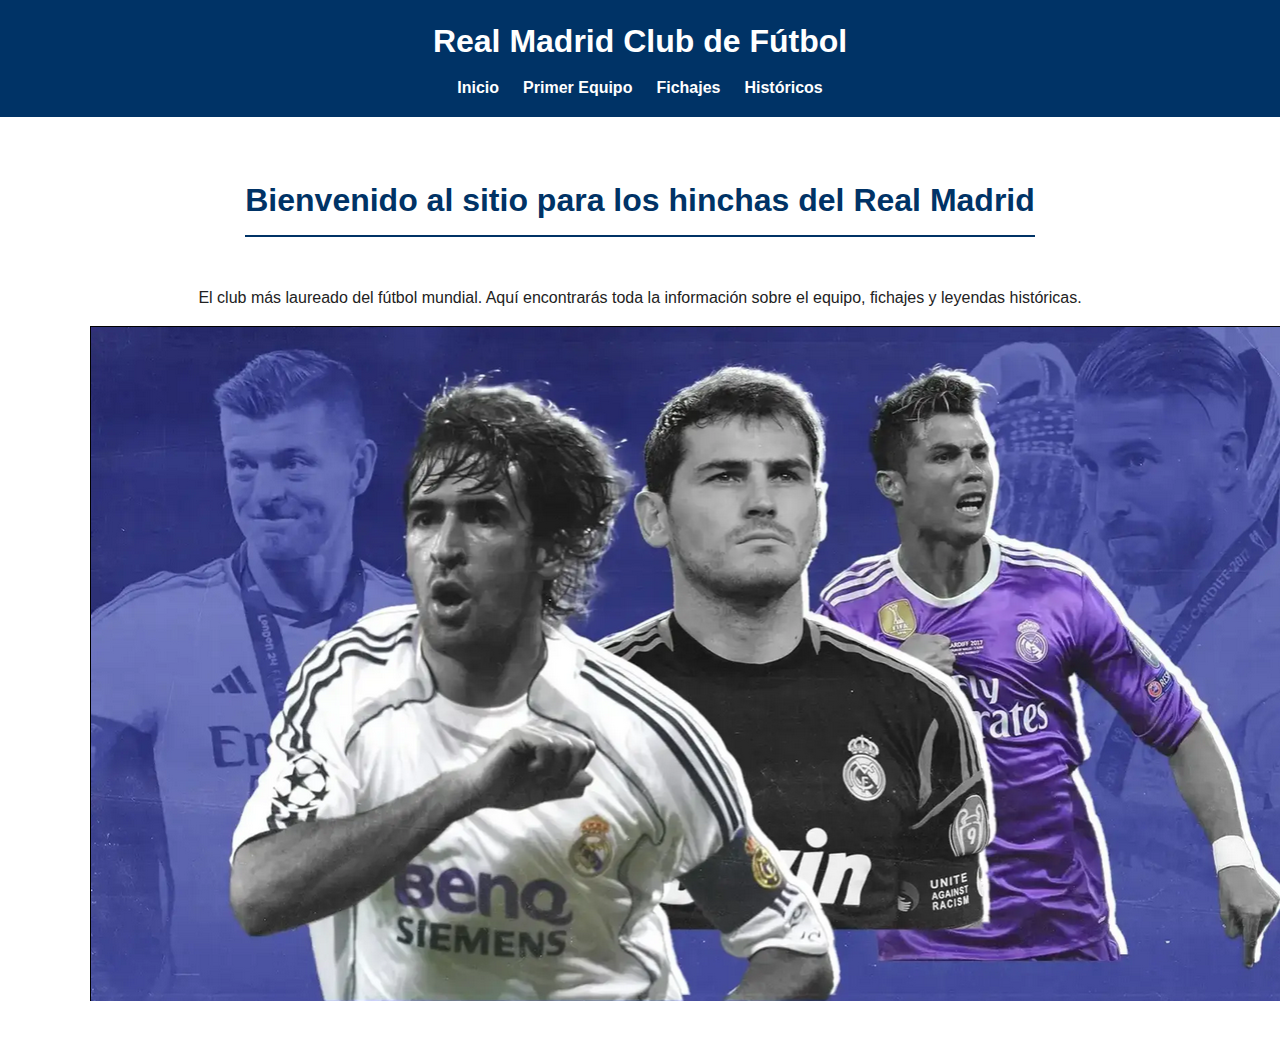
<file: index.html>
<!DOCTYPE html>
<html lang="es">
<head>
    <meta charset="UTF-8" />
    <meta name="viewport" content="width=device-width, initial-scale=1" />
    <title>Real Madrid CF</title>
    <link rel="stylesheet" href="styles.css" />
</head>
<body>
    <header> 
        <h1>Real Madrid Club de Fútbol</h1>
        <nav>
            <ul>
                <li><a href="index.html">Inicio</a></li>
                <li><a href="primer-equipo.html">Primer Equipo</a></li>
                <li><a href="fichajes.html">Fichajes</a></li>
                <li><a href="historicos.html">Históricos</a></li>
            </ul>
        </nav>
    </header>

    <main>
        <section class="intro">
            <h2>Bienvenido al sitio para los hinchas del Real Madrid</h2>
            <p>El club más laureado del fútbol mundial. Aquí encontrarás toda la información sobre el equipo, fichajes y leyendas históricas.</p>
            <img src="images/Captura de pantalla de 2025-05-21 10-20-33.png" alt="Escudo Real Madrid" class="escudo" />
        </section>
    </main>

</body>
</html>
</file>
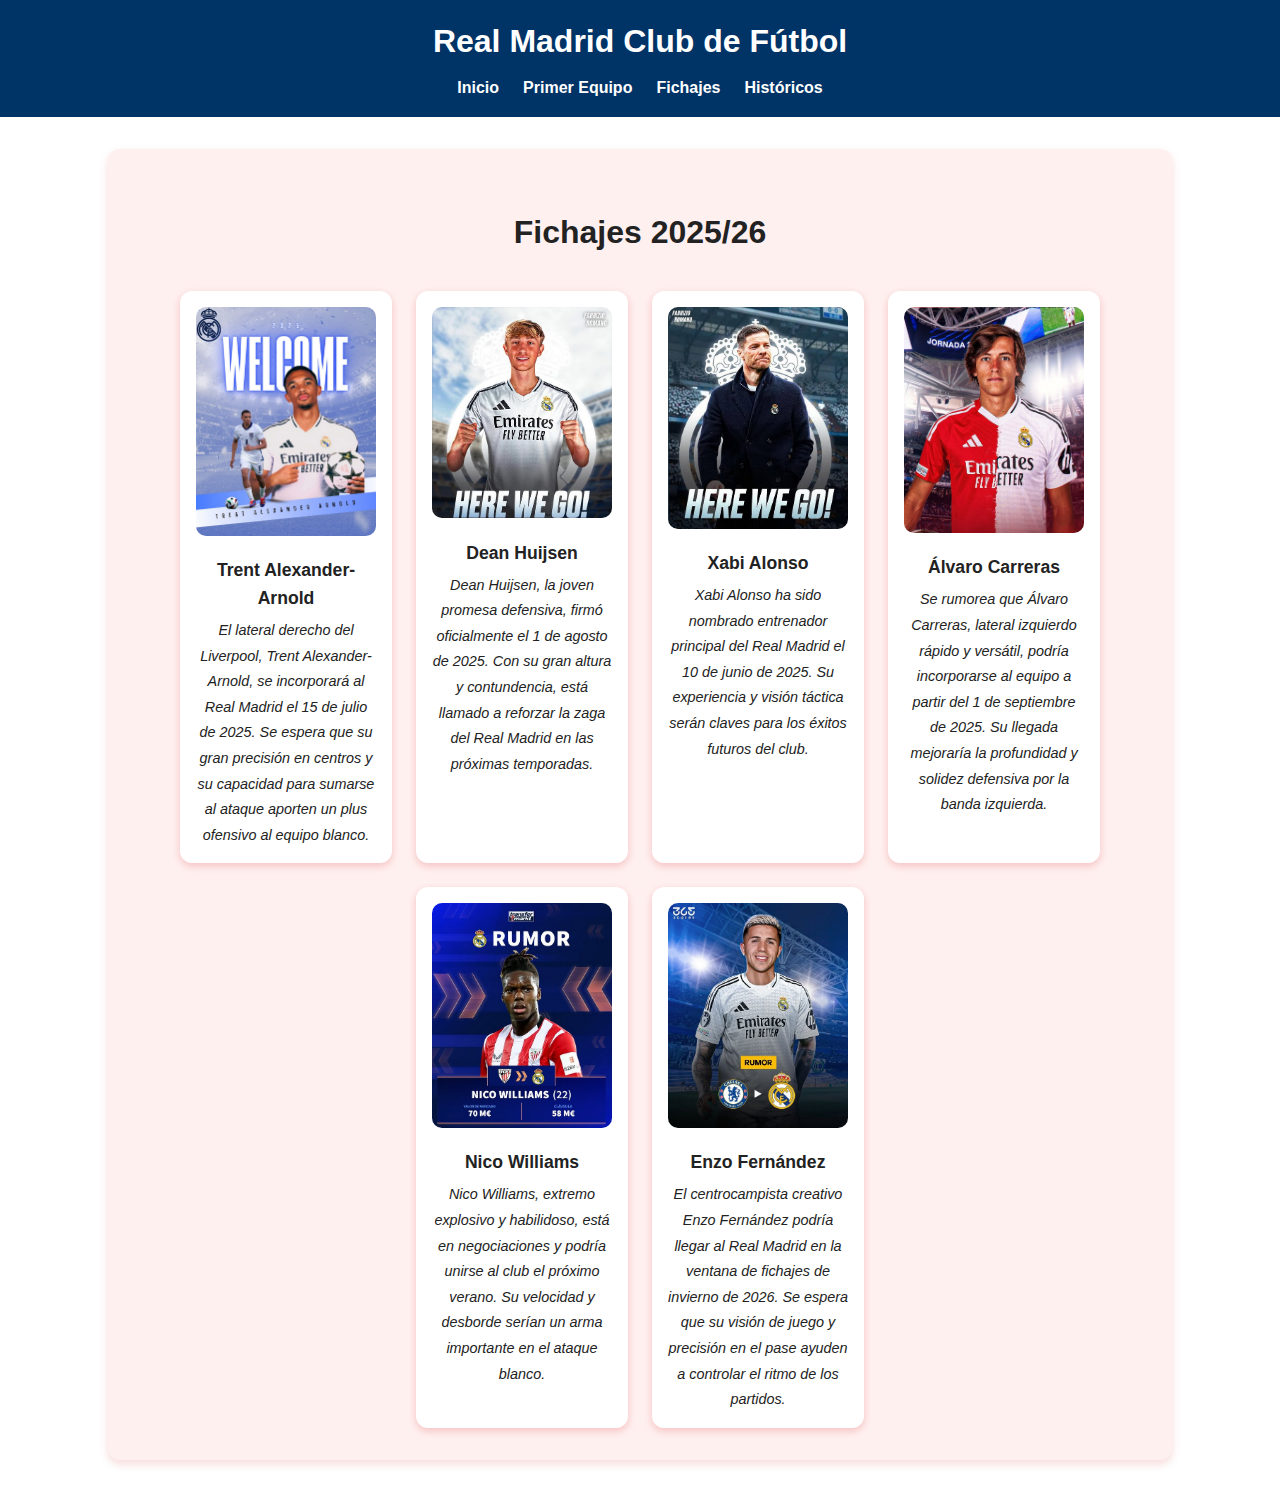
<file: fichajes.html>
<!DOCTYPE html>
<html lang="es">
<head>
    <meta charset="UTF-8" />
    <meta name="viewport" content="width=device-width, initial-scale=1" />
    <title>Fichajes - Real Madrid CF</title>
    <link rel="stylesheet" href="styles.css" />
</head>
<body>
    <header>
        <h1>Real Madrid Club de Fútbol</h1>
        <nav>
            <ul>
                <li><a href="index.html">Inicio</a></li>
                <li><a href="primer-equipo.html">Primer Equipo</a></li>
                <li><a href="fichajes.html">Fichajes</a></li>
                <li><a href="historicos.html">Históricos</a></li>
            </ul>
        </nav>
    </header>

    <section class="fichajes">
        <h2>Fichajes 2025/26</h2>
        <div class="fichajes-lista">
          <div class="fichaje">
            <img src="images/trenta.png">
            <p>Trent Alexander-Arnold</p>
            <span>El lateral derecho del Liverpool, Trent Alexander-Arnold, se incorporará al Real Madrid el 15 de julio de 2025. Se espera que su gran precisión en centros y su capacidad para sumarse al ataque aporten un plus ofensivo al equipo blanco.

            </span>
          </div>
          <div class="fichaje">
            <img src="images/deanhuijsen.png" alt="Dean Huijsen">
            <p>Dean Huijsen</p>
            <span>Dean Huijsen, la joven promesa defensiva, firmó oficialmente el 1 de agosto de 2025. Con su gran altura y contundencia, está llamado a reforzar la zaga del Real Madrid en las próximas temporadas.</span>
          </div>
          <div class="fichaje">
            <img src="images/xabialonso.png" alt="Xabi Alonso">
            <p>Xabi Alonso</p>
            <span>Xabi Alonso ha sido nombrado entrenador principal del Real Madrid el 10 de junio de 2025. Su experiencia y visión táctica serán claves para los éxitos futuros del club.
            </span>
          </div>
          <div class="fichaje">
            <img src="images/alvarocarreras.png"Álvaro Carreras">
            <p>Álvaro Carreras</p>
            <span>Se rumorea que Álvaro Carreras, lateral izquierdo rápido y versátil, podría incorporarse al equipo a partir del 1 de septiembre de 2025. Su llegada mejoraría la profundidad y solidez defensiva por la banda izquierda.</span>
          </div>
          <div class="fichaje">
            <img src="images/niko.png" alt="Nico Williams">
            <p>Nico Williams</p>
            <span>Nico Williams, extremo explosivo y habilidoso, está en negociaciones y podría unirse al club el próximo verano. Su velocidad y desborde serían un arma importante en el ataque blanco.</span>
          </div>
          <div class="fichaje">
            <img src="images/enzo.png" alt="Enzo Fernández">
            <p>Enzo Fernández</p>
            <span>El centrocampista creativo Enzo Fernández podría llegar al Real Madrid en la ventana de fichajes de invierno de 2026. Se espera que su visión de juego y precisión en el pase ayuden a controlar el ritmo de los partidos.</span>
          </div>
        </div>
      </section>
</file>
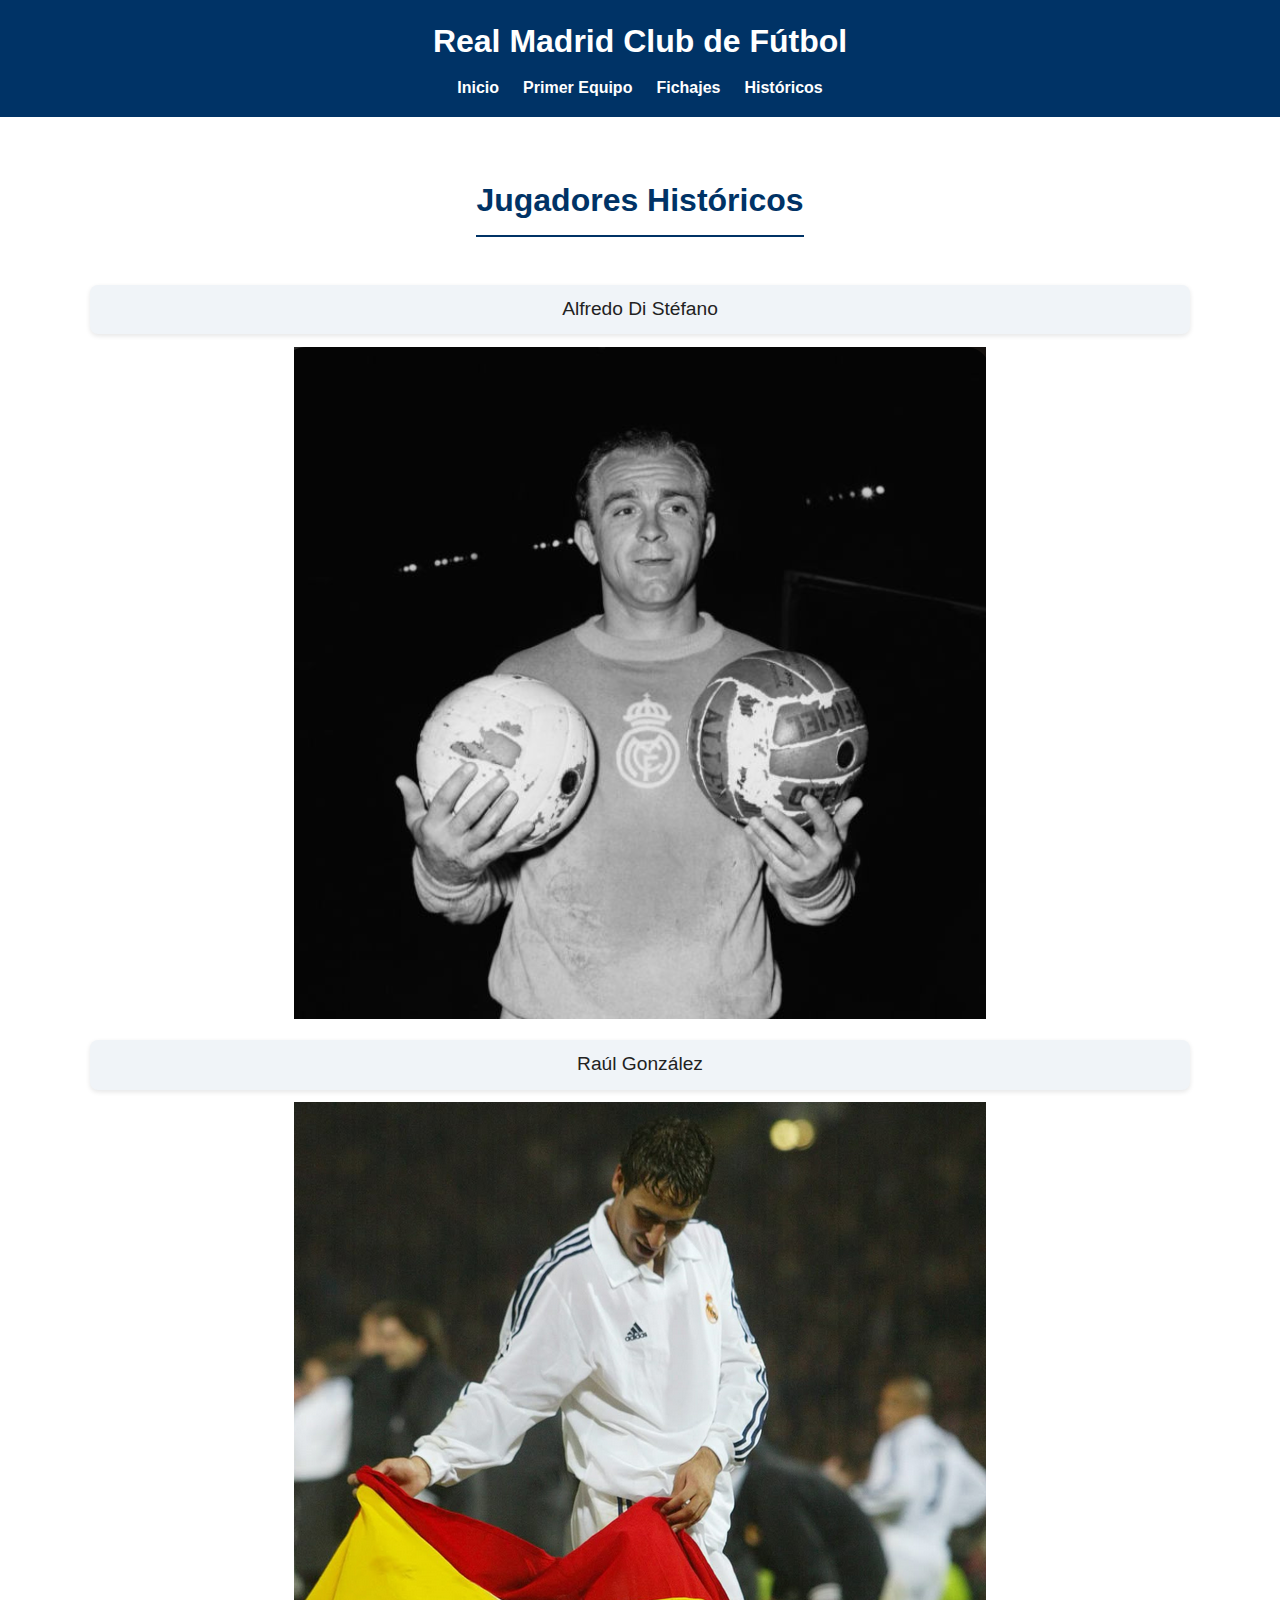
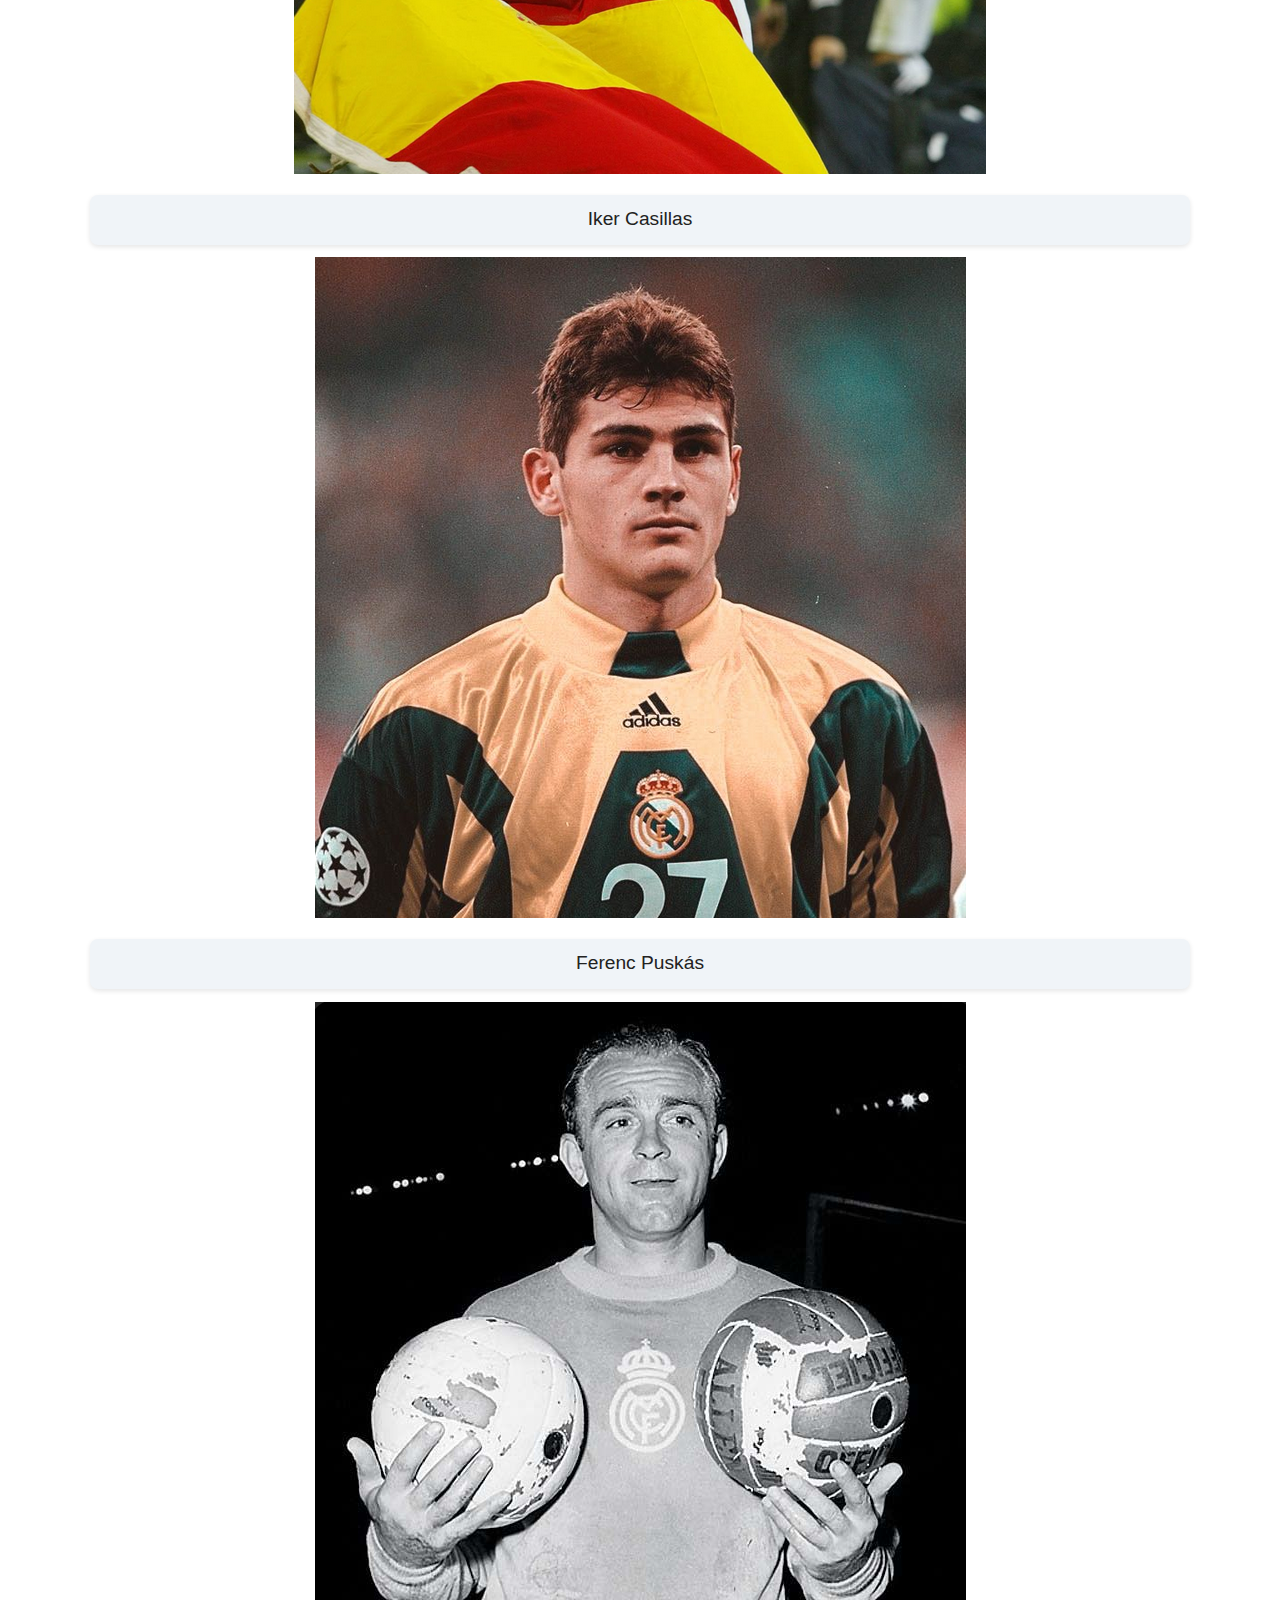
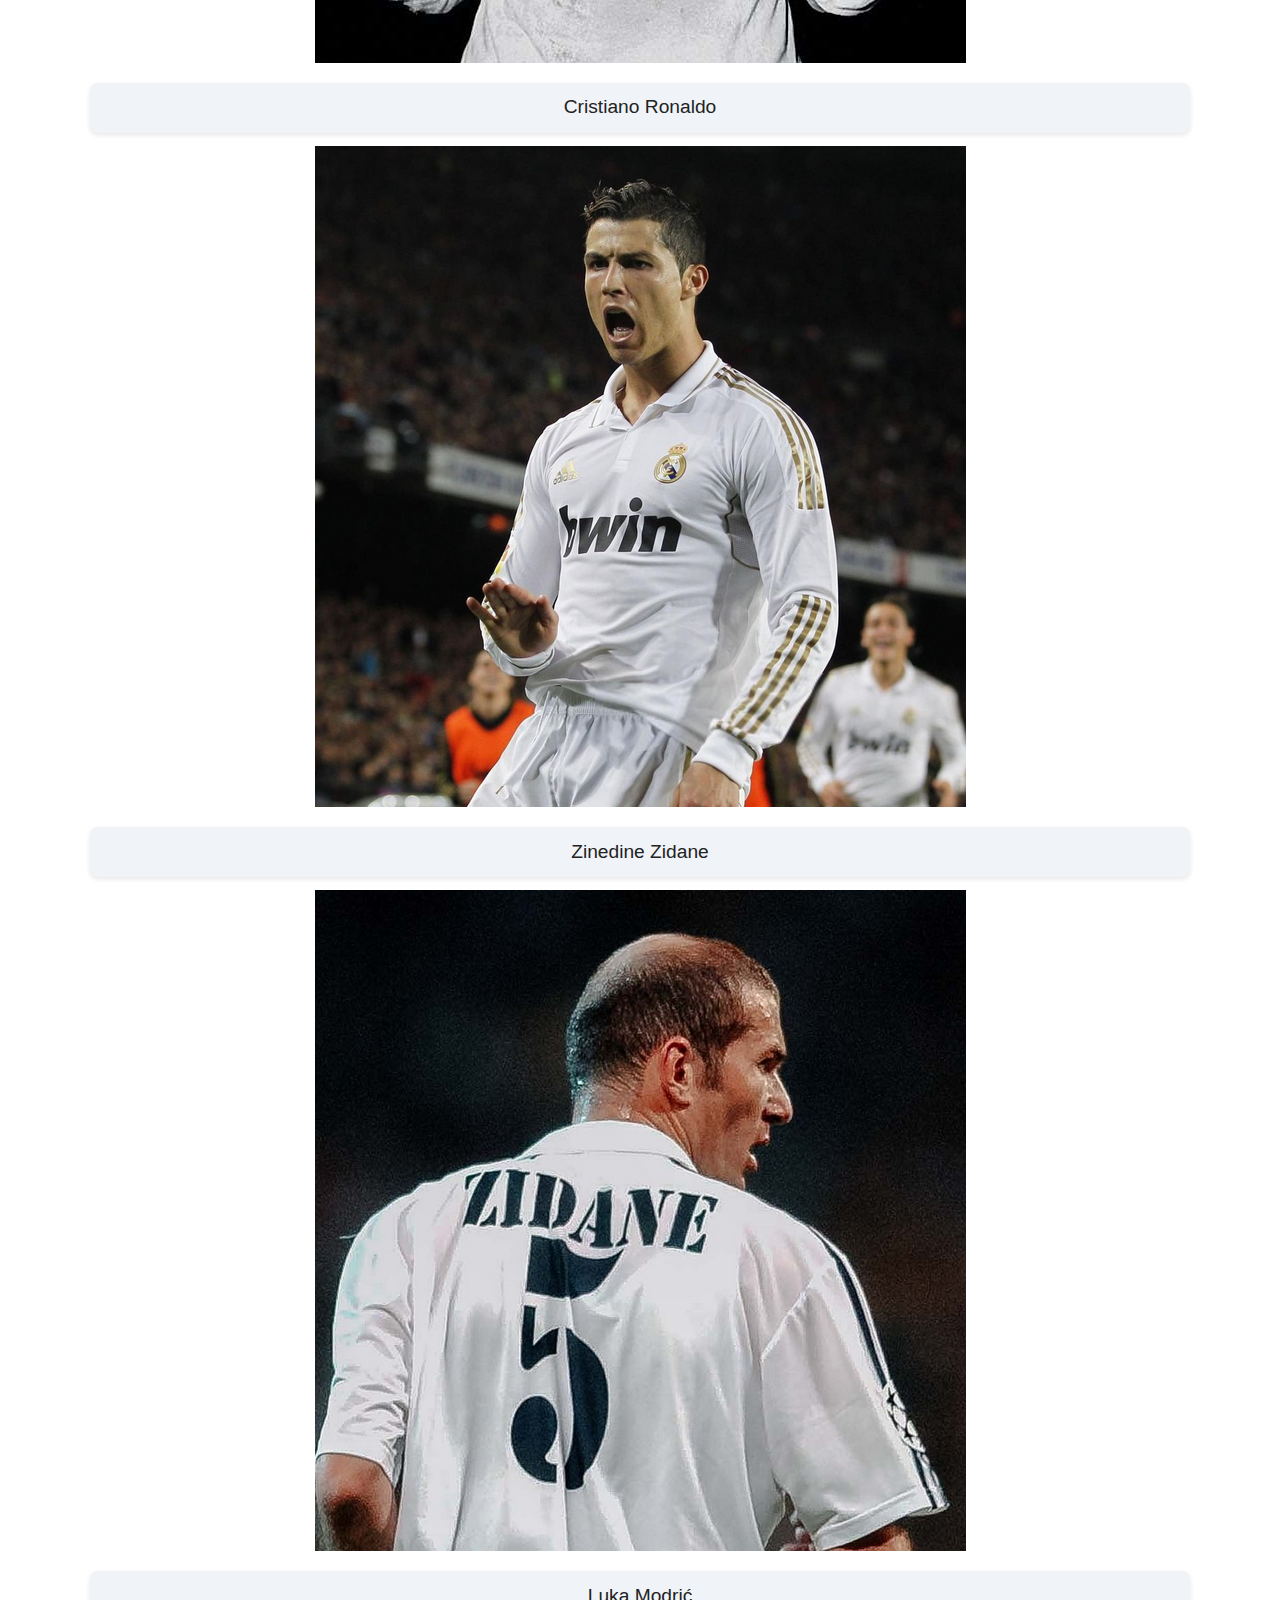
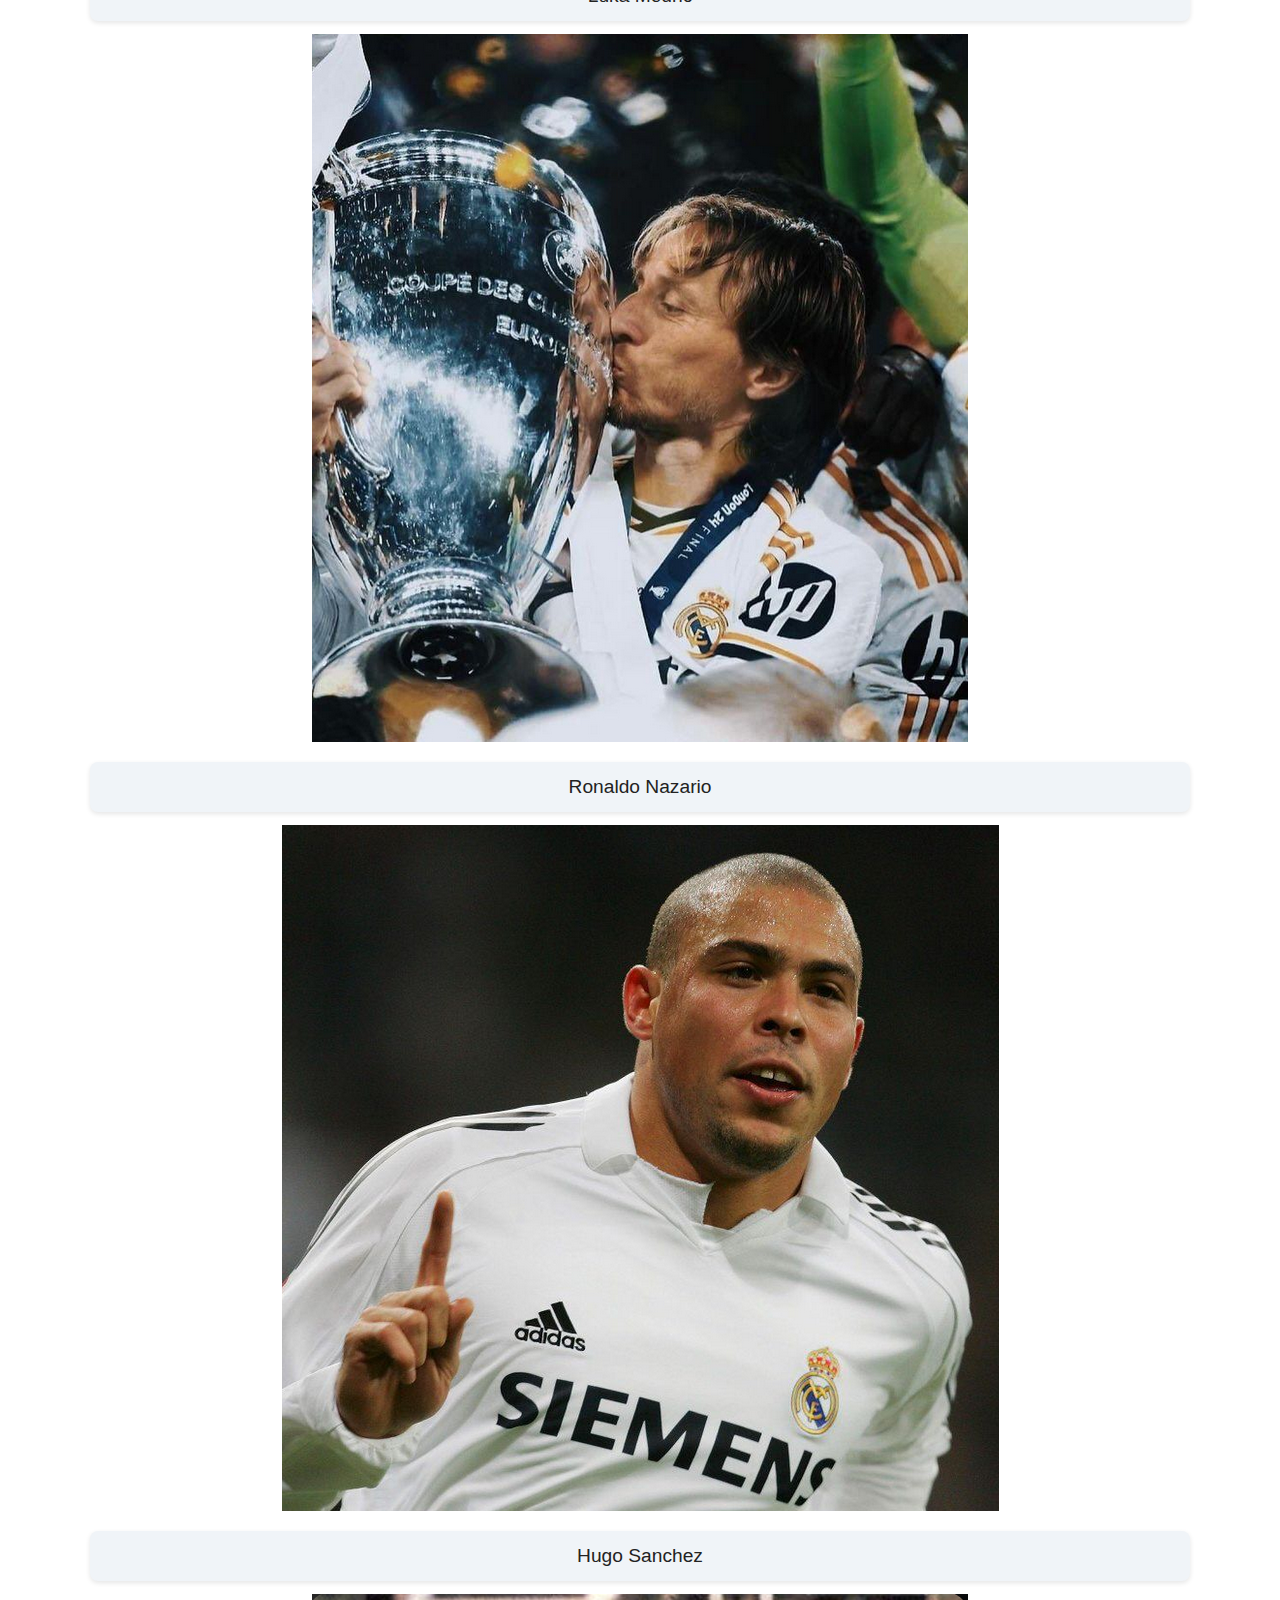
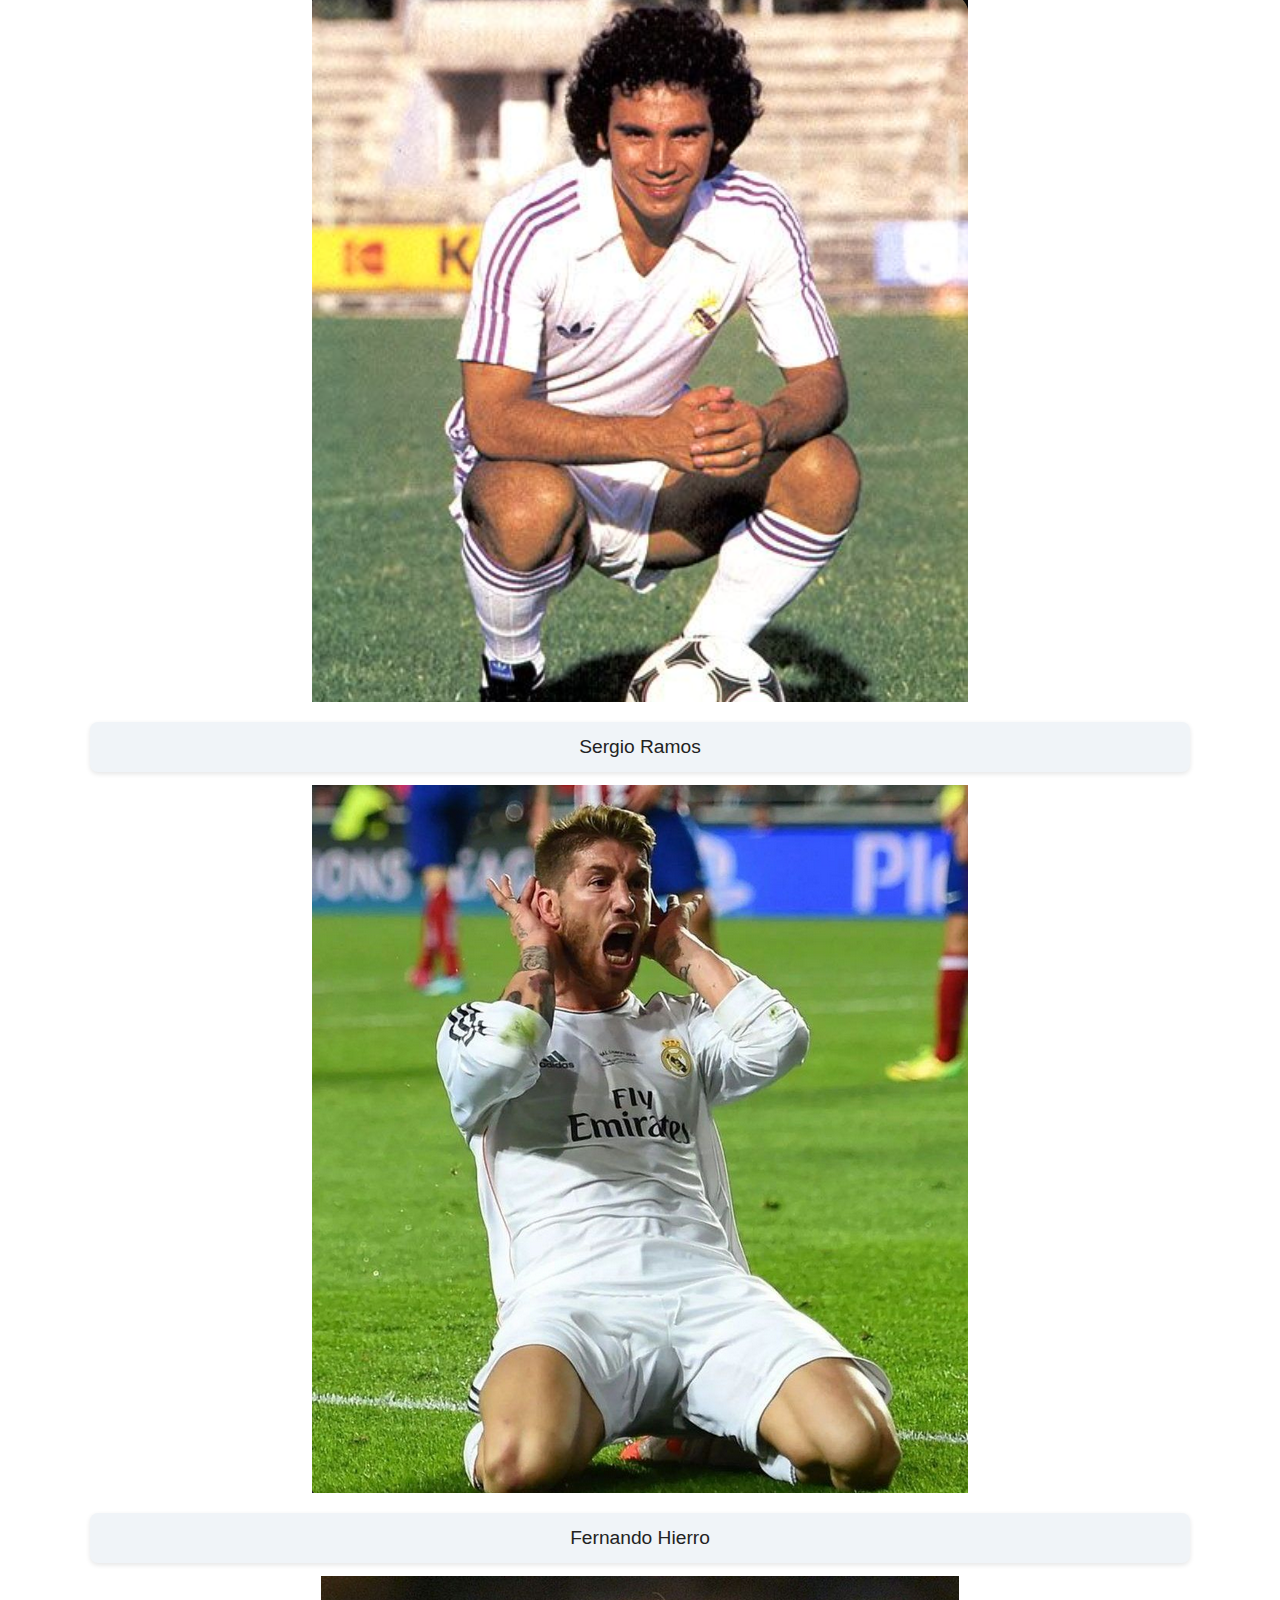
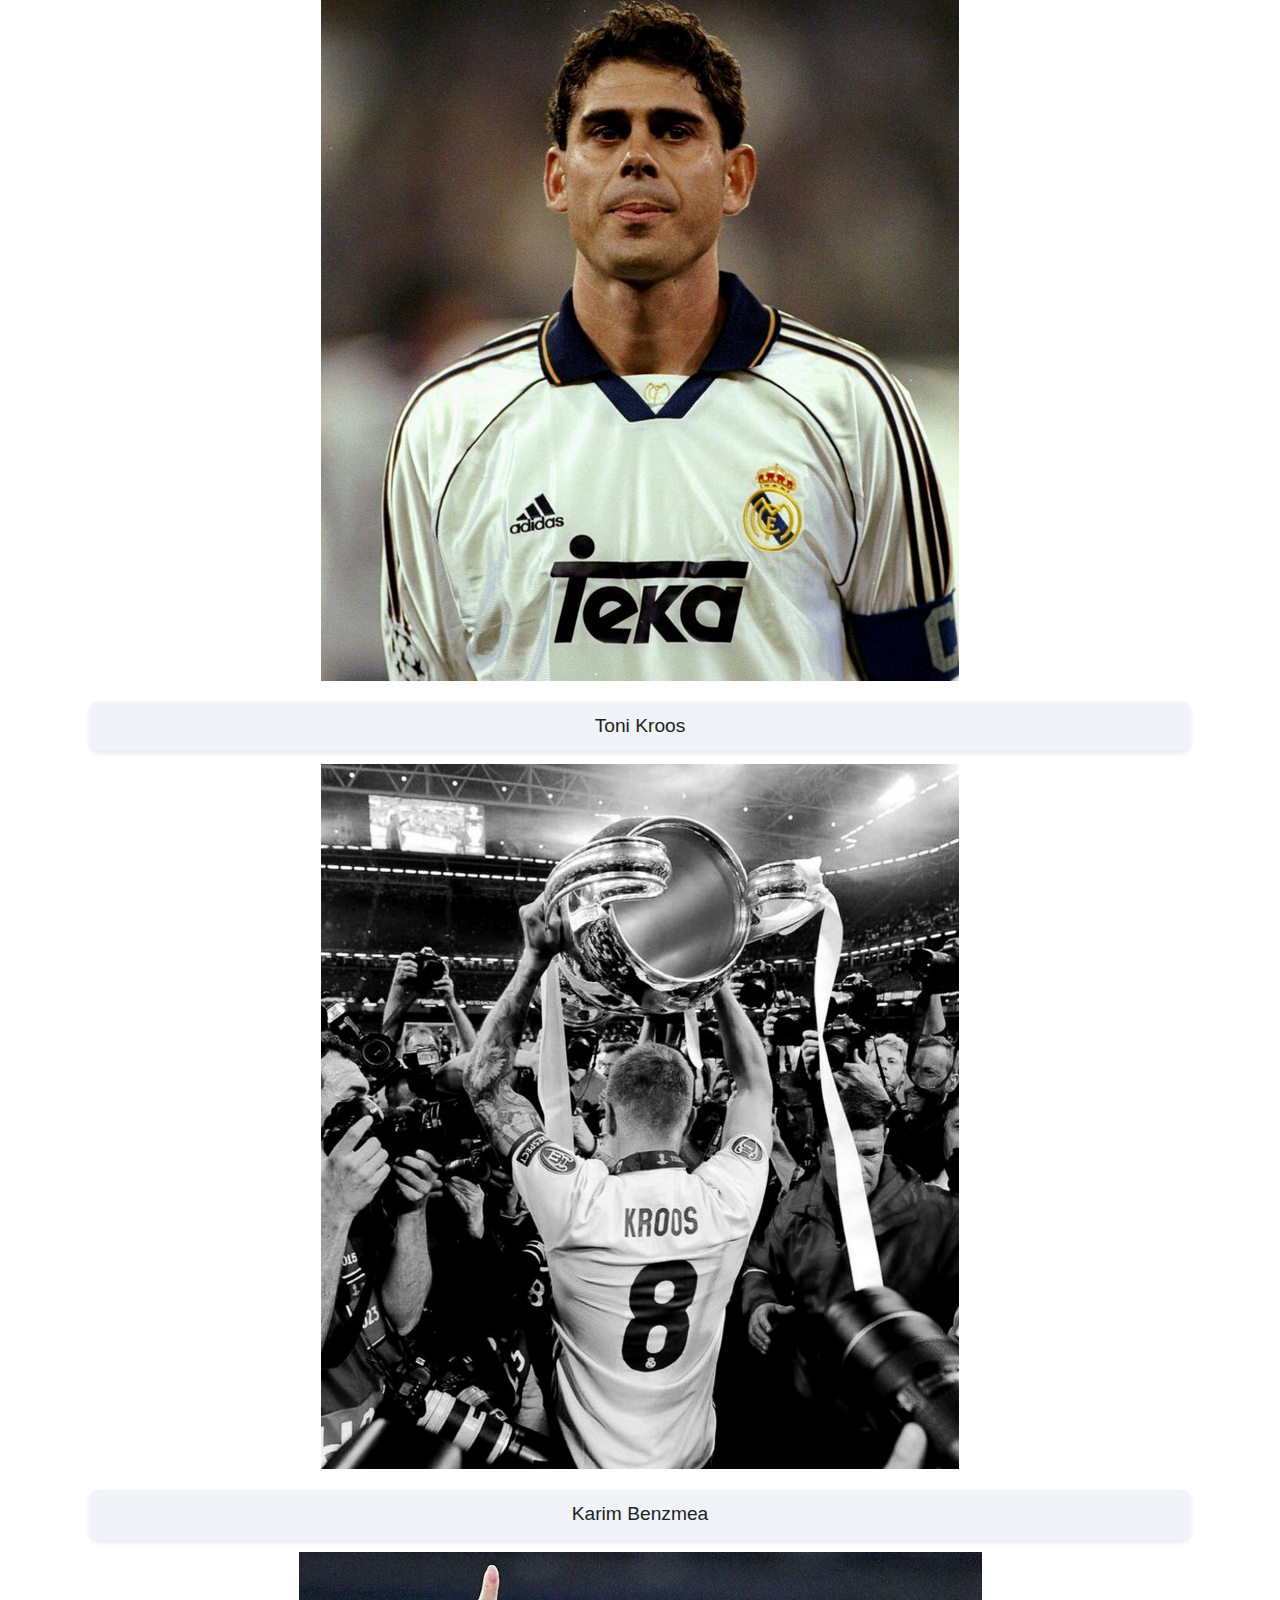
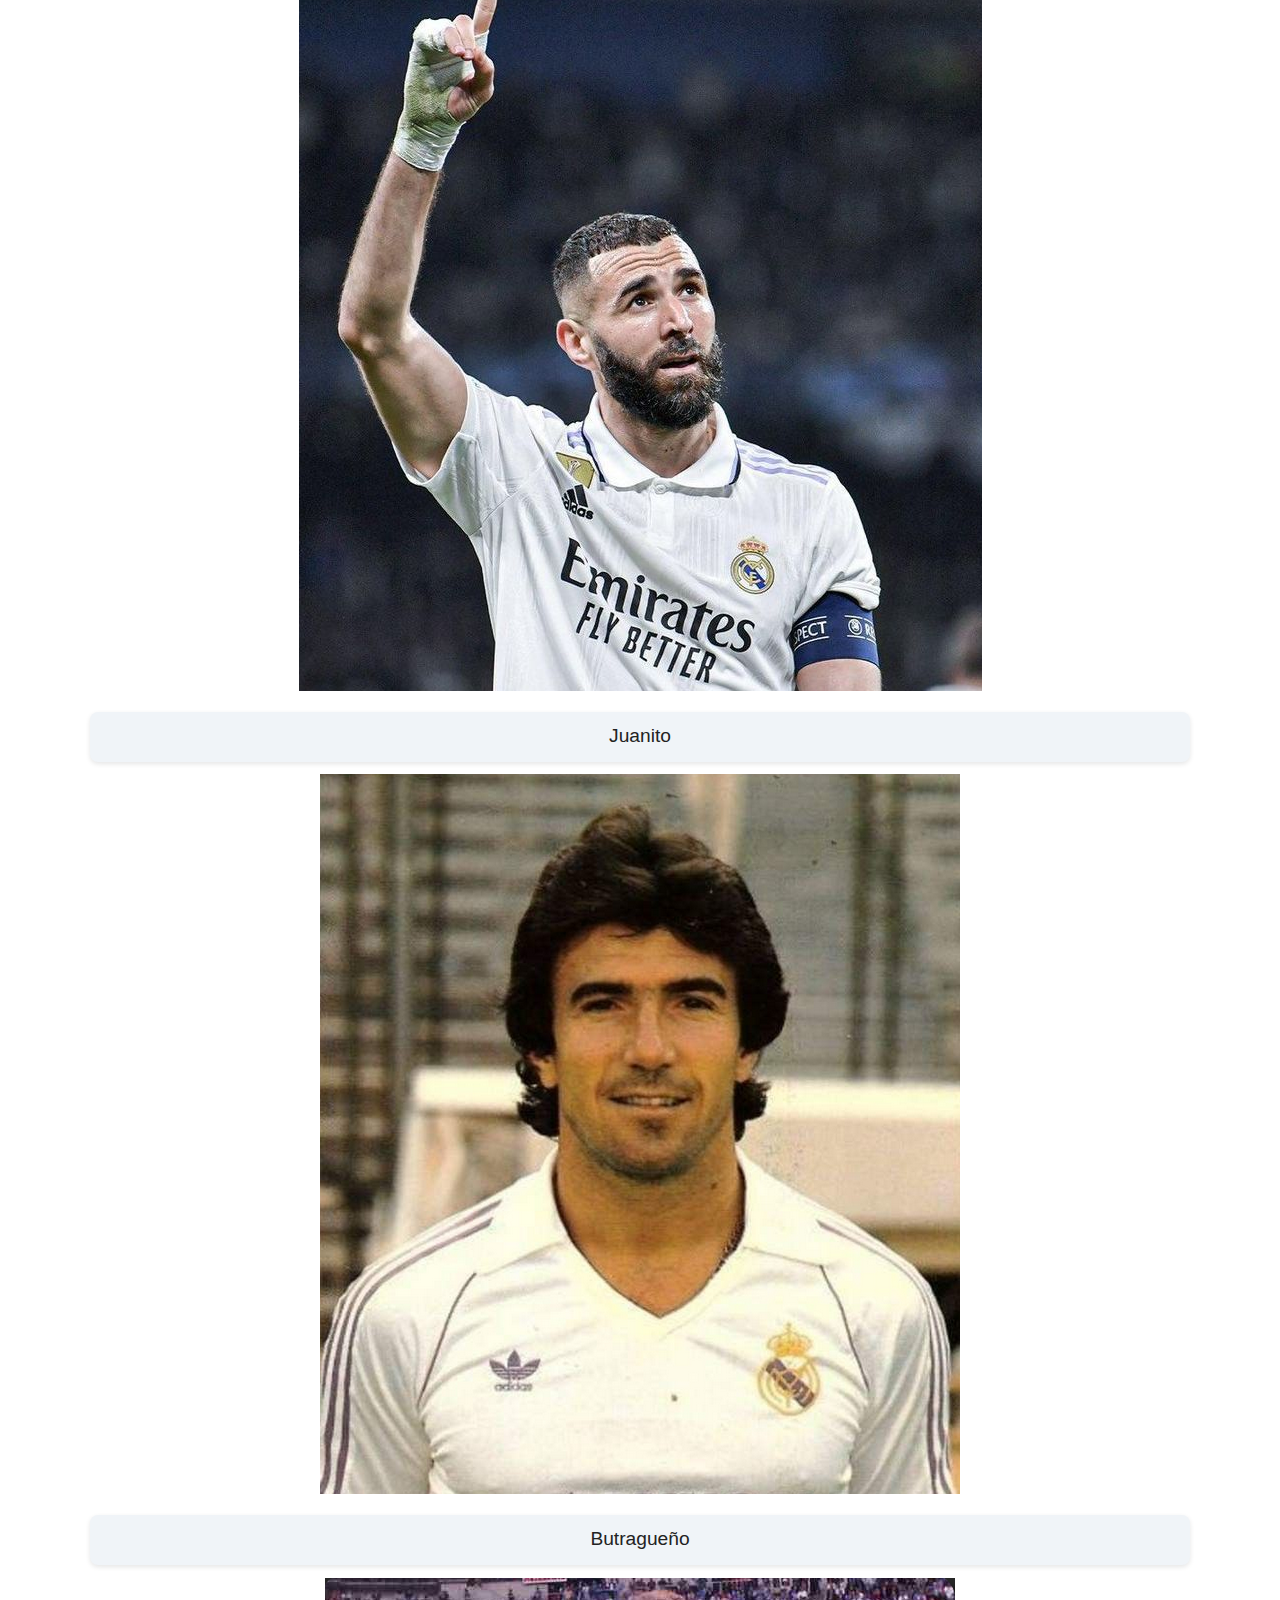
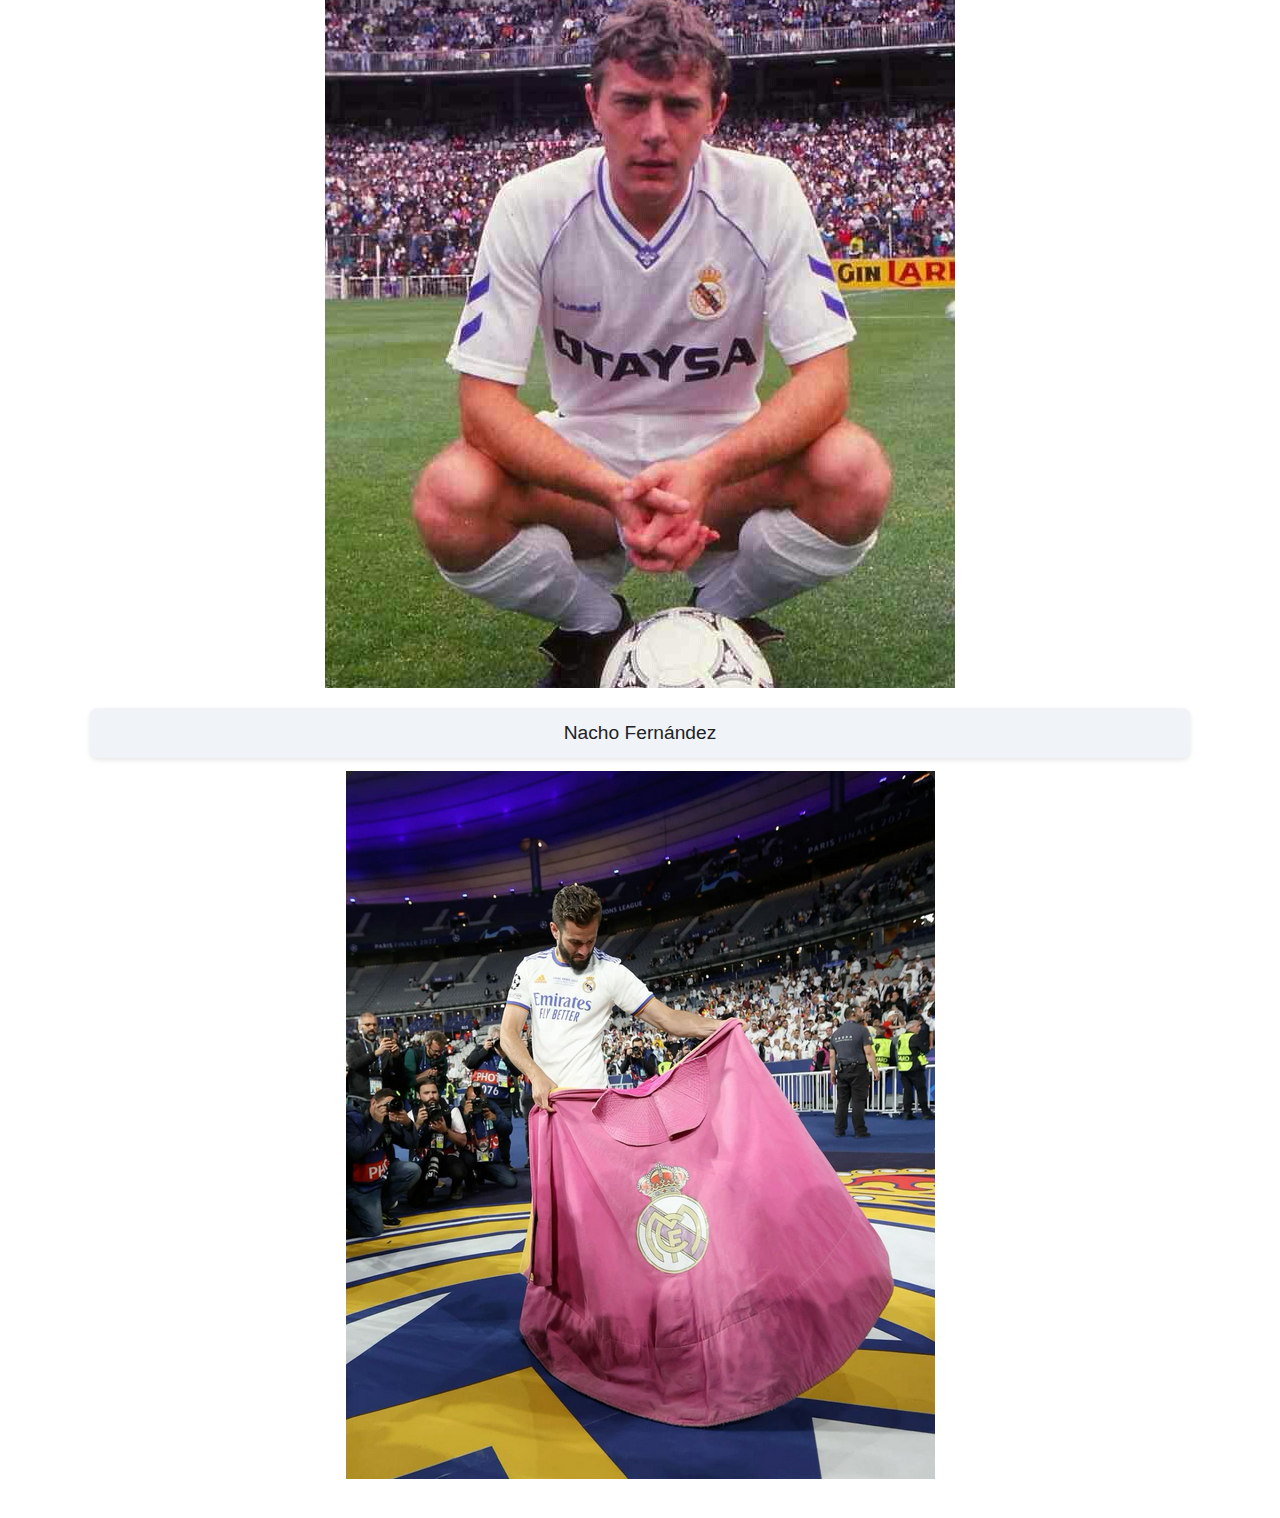
<file: historicos.html>
<!DOCTYPE html>
<html lang="es">
<head>
    <meta charset="UTF-8" />
    <meta name="viewport" content="width=device-width, initial-scale=1" />
    <title>Real Madrid CF</title>
    <link rel="stylesheet" href="styles.css" />
    <body>
    <header>
        <h1>Real Madrid Club de Fútbol</h1>
        <nav>
            <ul>
                <li><a href="index.html">Inicio</a></li>
                <li><a href="primer-equipo.html">Primer Equipo</a></li>
                <li><a href="fichajes.html">Fichajes</a></li>
                <li><a href="historicos.html">Históricos</a></li>
            </ul>
        </nav>
    </header>
    <main>
        <h2>Jugadores Históricos</h2>
        <ul>
            <li>Alfredo Di Stéfano</li>
            <img src="images/distefano.png" alt="Di Stéfano">
            <li>Raúl González</li>
            <img src="images/raul7.png" alt="Raúl">
            <li>Iker Casillas</li>
            <img src="images/casillas1.png" alt="">
            <li>Ferenc Puskás</li>
            <img src="images/puskas1.png" alt="">
            <li>Cristiano Ronaldo</li>
            <img src="images/cr9.png" alt="">
            <li>Zinedine Zidane</li>
            <img src="images/zizou.png" alt="">
            <li>Luka Modrić</li>
            <img src="images/lukita.png" alt="">
            <li>Ronaldo Nazario</li>
            <img src="images/r9.png" alt="">
            <li>Hugo Sanchez</li>
            <img src="images/hugosanchez.png" alt="">
            <li>Sergio Ramos</li>
            <img src="images/ramos.png" alt="">
            <li>Fernando Hierro</li>
            <img src="images/ierro.png" alt="">
            <li>Toni Kroos</Table></li>
            <img src="images/kroos.png" alt="">
            <li>Karim Benzmea</li>
            <img src="images/karim.png" alt="">
            <li>Juanito</li>
            <img src="images/juanito.png" alt="">
            <li>Butragueño</li>
            <img src="images/buitre.png" alt="">
            <li>Nacho Fernández</li>
            <img src="images/nacho.png" alt="">




        </ul>
    </main>
</file>
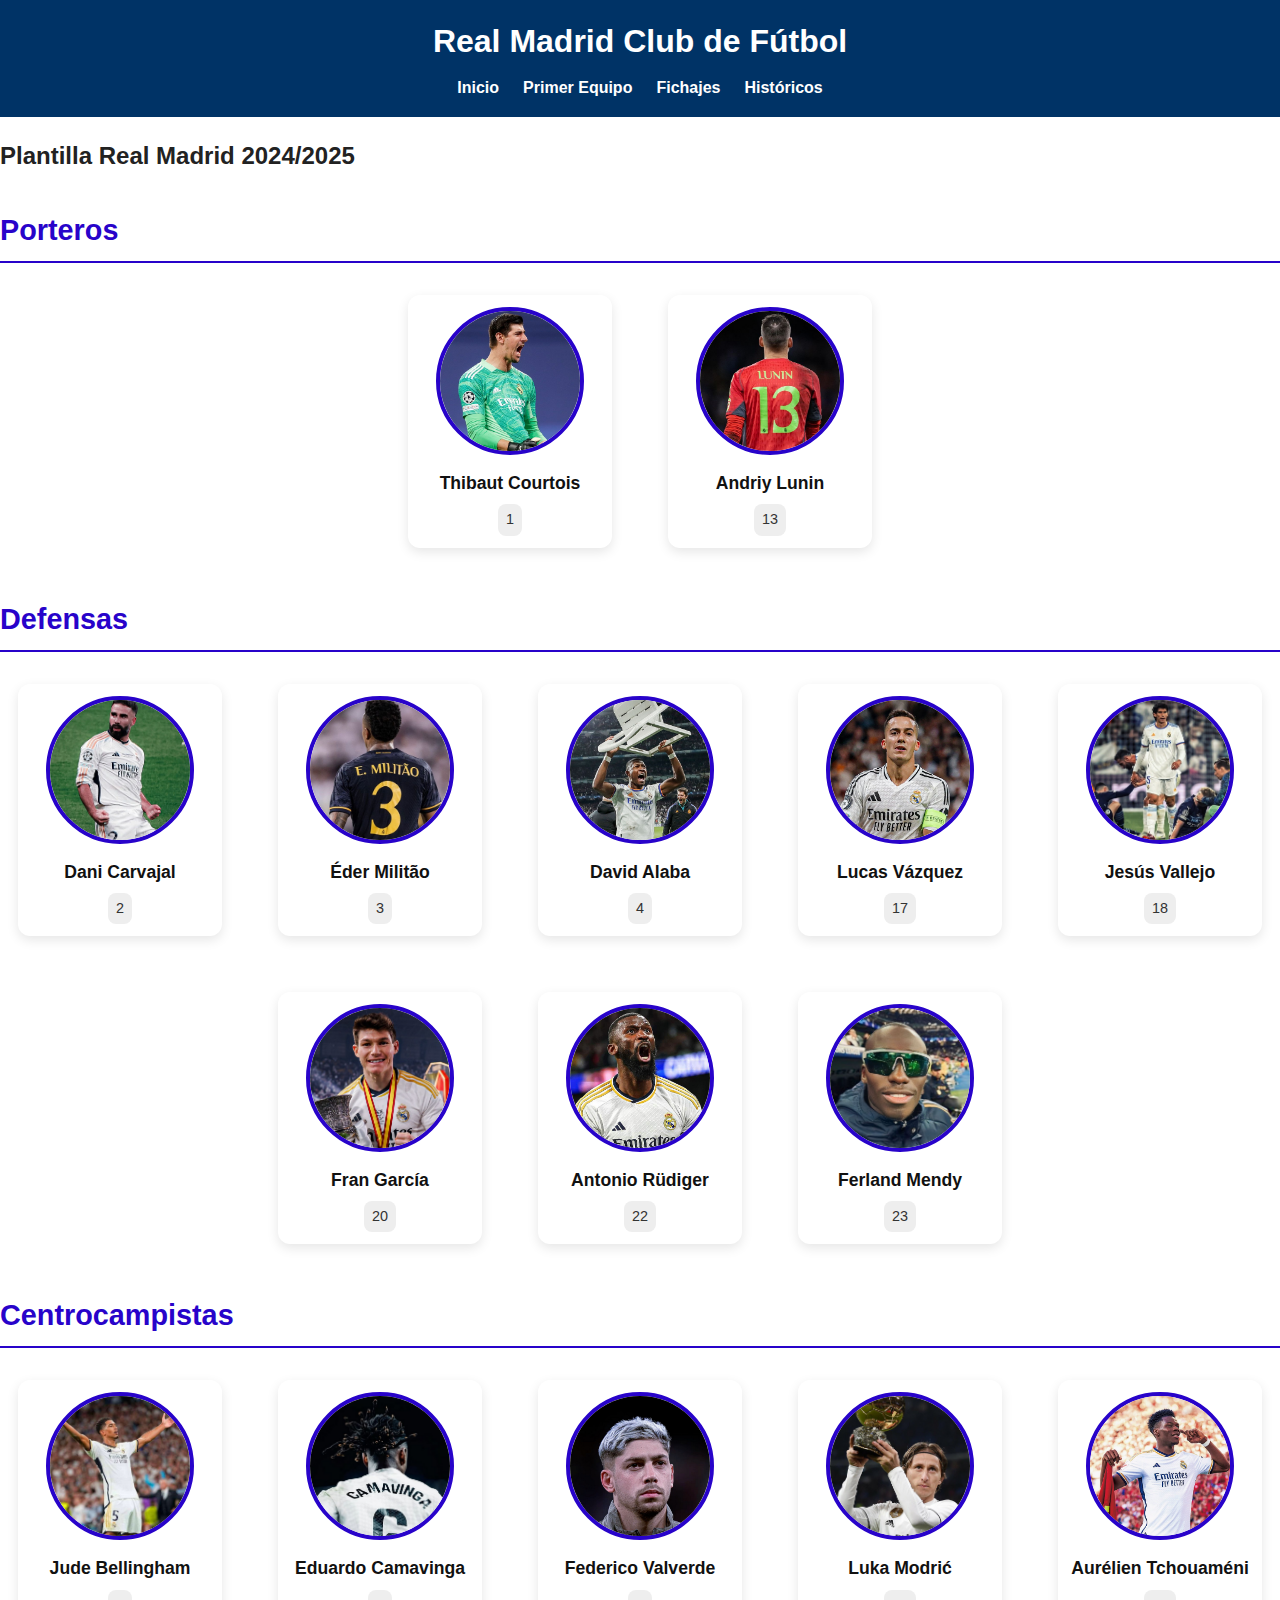
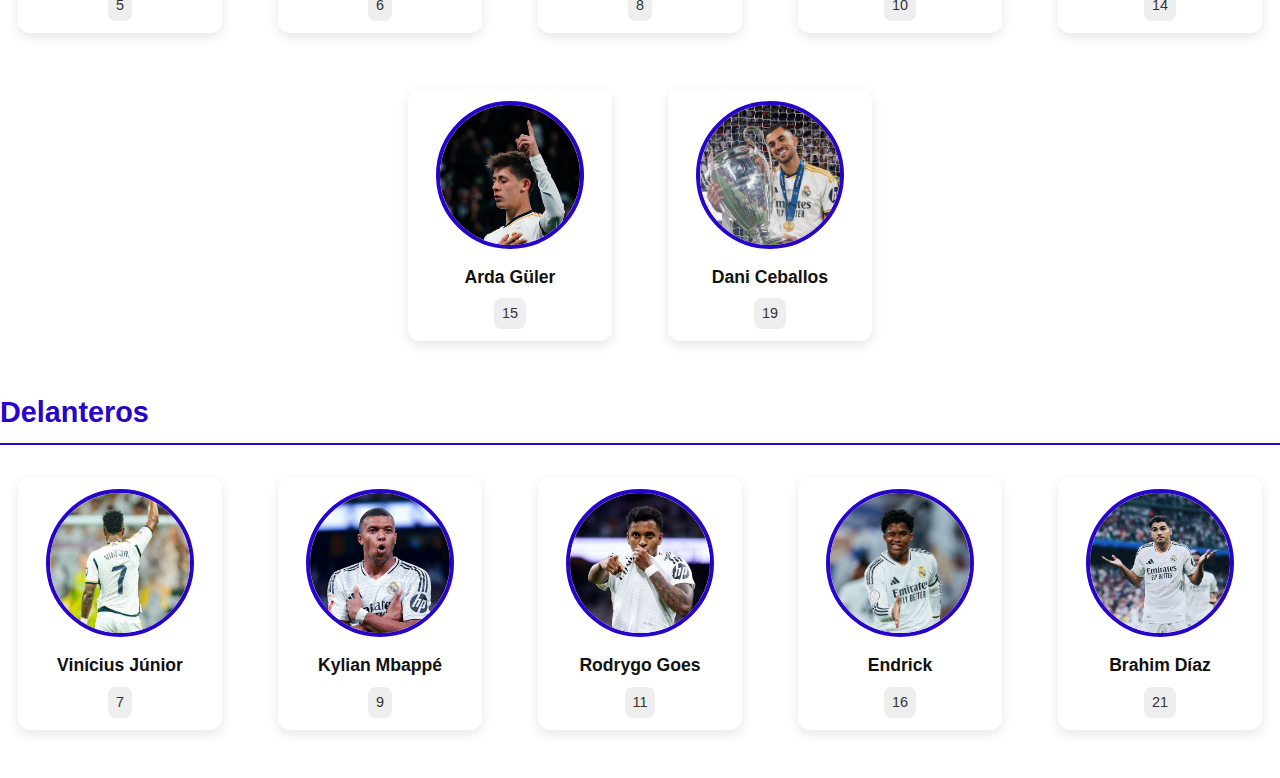
<file: primer-equipo.html>
<!DOCTYPE html>
<html lang="es">
<head>
    <meta charset="UTF-8" />
    <meta name="viewport" content="width=device-width, initial-scale=1" />
    <title>Real Madrid CF</title>
    <link rel="stylesheet" href="styles.css" />
    <body>
    <header>
        <h1>Real Madrid Club de Fútbol</h1>
        <nav>
            <ul>
                <li><a href="index.html">Inicio</a></li>
                <li><a href="primer-equipo.html">Primer Equipo</a></li>
                <li><a href="fichajes.html">Fichajes</a></li>
                <li><a href="historicos.html">Históricos</a></li>
            </ul>
        </nav>
    </header>
</style>
</head>
<body>
 <section class="plantilla">
   <h2>Plantilla Real Madrid 2024/2025</h2>

<!-- Porteros -->
   <div class="grupo-jugadores">
     <h3>Porteros</h3>
     <div class="jugadores-lista">
       <div class="jugador">
         <img src="images/curtua.png" alt="Thibaut Courtois" />
         <p>Thibaut Courtois</p>
         <span>1</span>
       </div>
       <div class="jugador">
         <img src="images/lunin.png" alt="Andriy Lunin" />
         <p>Andriy Lunin</p>
         <span>13</span>
       </div>
     </div>
   </div>


   <!-- Defensas -->
   <div class="grupo-jugadores">
     <h3>Defensas</h3>
     <div class="jugadores-lista">
       <div class="jugador">
         <img src="images/carvajal.png" alt="Dani Carvajal" />
         <p>Dani Carvajal</p>
         <span>2</span>
       </div>
       <div class="jugador">
         <img src="images/militao.png" alt="Éder Militão" />
         <p>Éder Militão</p>
         <span>3</span>
       </div>
       <div class="jugador">
         <img src="images/alaba4.png" alt="David Alaba" />
         <p>David Alaba</p>
         <span>4</span>
       </div>
       <div class="jugador">
         <img src="images/lucasvazquez.png" alt="Lucas Vázquez" />
         <p>Lucas Vázquez</p>
         <span>17</span>
       </div>
       <div class="jugador">
         <img src="images/vallejo.png" alt="Jesús Vallejo" />
         <p>Jesús Vallejo</p>
         <span>18</span>
       </div>
       <div class="jugador">
         <img src="images/frangarcia.png" alt="Fran García" />
         <p>Fran García</p>
         <span>20</span>
       </div>
       <div class="jugador">
         <img src="images/rudiger.png"Antonio Rüdiger" />
         <p>Antonio Rüdiger</p>
         <span>22</span>
       </div>
       <div class="jugador">
         <img src="images/mendy.png" alt="Ferland Mendy" />
         <p>Ferland Mendy</p>
         <span>23</span>
       </div>
     </div>
   </div>


   <!-- Centrocampistas -->
   <div class="grupo-jugadores">
     <h3>Centrocampistas</h3>
     <div class="jugadores-lista">
       <div class="jugador">
         <img src="images/bellingham.png" alt="Jude Bellingham" />
         <p>Jude Bellingham</p>
         <span>5</span>
       </div>
       <div class="jugador">
         <img src="images/camaç.png" alt="Eduardo Camavinga" />
         <p>Eduardo Camavinga</p>
         <span>6</span>
       </div>
       <div class="jugador">
         <img src="images/valvrde.png" alt="Federico Valverde" />
         <p>Federico Valverde</p>
         <span>8</span>
       </div>
       <div class="jugador">
         <img src="images/modric.png" alt="Luka Modrić" />
         <p>Luka Modrić</p>
         <span>10</span>
       </div>
       <div class="jugador">
         <img src="images/tchouameni.png" alt="Aurélien Tchouaméni" />
         <p>Aurélien Tchouaméni</p>
         <span>14</span>
       </div>
       <div class="jugador">
         <img src="images/arda.png" alt="Arda Güler" />
         <p>Arda Güler</p>
         <span>15</span>
       </div>
       <div class="jugador">
         <img src="images/danicecballos.png" alt="Dani Ceballos" />
         <p>Dani Ceballos</p>
         <span>19</span>
       </div>
     </div>
   </div>


   <!-- Delanteros -->
   <div class="grupo-jugadores">
     <h3>Delanteros</h3>
     <div class="jugadores-lista">
       <div class="jugador">
         <img src="images/vini.png" alt="Vinícius Júnior" />
         <p>Vinícius Júnior</p>
         <span>7</span>
       </div>
       <div class="jugador">
         <img src="images/kyky.png" alt="Kylian Mbappé" />
         <p>Kylian Mbappé</p>
         <span>9</span>
       </div>
       <div class="jugador">
         <img src="images/rodrygo.png" alt="Rodrygo Goes" />
         <p>Rodrygo Goes</p>
         <span>11</span>
       </div>
       <div class="jugador">
         <img src="images/endrick.png" alt="Endrick" />
         <p>Endrick</p>
         <span>16</span>
       </div>
       <div class="jugador">
         <img src="images/brahim.png"Brahim Díaz" />
         <p>Brahim Díaz</p>
         <span>21</span>
       </div>
      
       </div>
     </div>
   </div>
 </section>
</body>
</html>

</body>
</html>
</file>
<file: styles.css>
/* --- Estilos generales --- */
body {
  font-family: 'Segoe UI', Tahoma, Geneva, Verdana, sans-serif;
  background-color: #fff;
  color: #222;
  margin: 0;
  padding: 0;
  line-height: 1.6;
}

header { text-align:center;
  background-color: #2803ca; /* azul Real Madrid */
  color: white;
  padding: 1rem 2rem;
}

header h1 {
  margin: 0;
  font-size: 2rem;
}

nav ul { text-align: center;
  list-style: none;
  padding: 0;
  margin: 0.5rem 0 0 0;
  display: flex;
  gap: 1.2rem;
}

nav ul li a {
  color: white;
  text-decoration: none;
  font-weight: 600;
  transition: color 0.3s ease;
}

nav ul li a:hover {
  color: #ffcc00; /* amarillo para hover */
}

main {
  max-width: 1100px;
  margin: 2rem auto;
  padding: 0 1rem;
}

footer {
  background-color: #2803ca;
  color: white;
  text-align: center;
  padding: 1rem 0;
  margin-top: 2rem;
}

/* --- Sección jugadores --- */

.grupo-jugadores {
  margin: 2rem 0;
}

.grupo-jugadores h3 {
  font-size: 1.8rem;
  margin-bottom: 1rem;
  border-bottom: 2px solid #2803ca;
  padding-bottom: 0.5rem;
  color: #2803ca;
}

.jugadores-lista {
  display: grid;
  grid-template-columns: repeat(auto-fit, minmax(150px, 1fr));
  gap: 1.5rem;
}

.jugador {
  display: flex;
  flex-direction: column;
  align-items: center;
  background: #f9f9f9;
  border-radius: 10px;
  padding: 1rem;
  box-shadow: 0 3px 8px rgba(0,0,0,0.15);
  transition: transform 0.3s ease, box-shadow 0.3s ease;
  cursor: default;
}

.jugador:hover {
  transform: translateY(-5px);
  box-shadow: 0 8px 20px rgba(0,0,0,0.25);
}

.jugador img {
  width: 100px;
  height: 100px;
  border-radius: 50%;
  object-fit: contain;  /* CAMBIO aquí para que la foto no se corte */
  background-color: white; /* para que no se vea raro si queda espacio */
  border: 3px solid #2803ca;
  margin-bottom: 0.6rem;
}

.jugador p {
  margin: 0;
  font-weight: 600;
  font-size: 1.1rem;
  color: #111;
  text-align: center;
}

.jugador span {
  font-size: 0.9rem;
  color: #555;
  margin-top: 0.2rem;
  background-color: #e6e6e6;
  padding: 0.2rem 0.5rem;
  border-radius: 12px;
  font-weight: 500;
  text-align: center;
}

/* Estilos para agrandar los marcos y mejorar la visualización de las fotos */
.jugador {
  width: 180px;
  height: auto;
  text-align: center;
  margin: 16px;
  padding: 12px;
  border-radius: 12px;
  box-shadow: 0 4px 12px rgba(0, 0, 0, 0.1);
  background-color: #fff;
  display: flex;
  flex-direction: column;
  align-items: center;
}

/* Imagen del jugador */
.jugador img {
  width: 140px;
  height: 140px;
  object-fit: cover;
  border-radius: 50%;
  border: 4px solid #2803ca; /* Azul Real Madrid */
  margin-bottom: 10px;
}

/* Nombre del jugador */
.jugador p {
  font-weight: bold;
  font-size: 1.1rem;
  margin: 4px 0;
}

/* Número */
.jugador span {
  background-color: #eee;
  padding: 4px 8px;
  border-radius: 8px;
  font-size: 0.9rem;
  color: #333;
}

.jugadores-lista {
  display: flex;
  flex-wrap: wrap;
  justify-content: center;
}

/* Estil secció fitxatges */
.fichajes {
  padding: 2rem;
  background-color: #fff0f0;
  border-radius: 12px;
  max-width: 1000px;
  margin: 2rem auto;
  box-shadow: 0 4px 10px rgba(204, 0, 0, 0.15);
}

/* Títol de la secció */
.fichajes h2 {
  color: #803ca;
  font-size: 2rem;
  margin-bottom: 1.5rem;
  text-align: center;
  border-bottom: 3px solid #803ca;
  padding-bottom: 0.5rem;
}

/* Contenidor de les càpsules */
.fichajes-lista {
  display: flex;
  flex-wrap: wrap;
  gap: 1.5rem;
  justify-content: center;
}

/* Càpsules individuals */
.fichaje {
  background-color: white;
  border-left: 5px solid #803ca;
  padding: 1rem;
  border-radius: 12px;
  width: 180px;
  box-shadow: 0 3px 8px rgba(204, 0, 0, 0.2);
  text-align: center;
  transition: transform 0.3s ease, box-shadow 0.3s ease;
  cursor: default;
}

.fichaje:hover {
  transform: translateY(-6px);
  box-shadow: 0 8px 15px rgba(204, 0, 0, 0.35);
}

/* Imatge */
.fichaje img {
  width: 100%;
  height: auto;
  border-radius: 10px;
  margin-bottom: 0.8rem;
  object-fit: cover;
}

/* Nom jugador */
.fichaje p {
  font-weight: 700;
  font-size: 1.1rem;
  color: #803ca;
  margin: 0 0 0.3rem 0;
}

/* Posició o rol */
.fichaje span {
  font-size: 0.9rem;
  color: #803ca;
  font-style: italic;
}

/* --- Estilos generales --- */
body {
  font-family: 'Segoe UI', Tahoma, Geneva, Verdana, sans-serif;
  background-color: #fff;
  color: #222;
  margin: 0;
  padding: 0;
  line-height: 1.6;
}

header {
  background-color: #003366; /* azul Real Madrid */
  color: white;
  padding: 1rem 2rem;
  text-align: center;
}

header h1 {
  margin: 0;
  font-size: 2rem;
}

nav ul {
  list-style: none;
  padding: 0;
  margin: 0.5rem 0 0 0;
  display: flex;
  justify-content: center;
  gap: 1.5rem;
  flex-wrap: wrap;
}

nav ul li a {
  color: white;
  text-decoration: none;
  font-weight: 600;
  transition: color 0.3s ease;
}

nav ul li a:hover {
  color: #ffcc00; /* amarillo para hover */
}

main {
  max-width: 800px;
  margin: 2rem auto;
  padding: 0 1.5rem;
  text-align: center;
}

main h2 {
  color: #003366;
  font-size: 2rem;
  margin-bottom: 1.5rem;
  border-bottom: 2px solid #003366;
  display: inline-block;
  padding-bottom: 0.5rem;
}

main ul {
  list-style: none;
  padding: 0;
}

main ul li {
  font-size: 1.2rem;
  margin: 0.8rem 0;
  padding: 0.6rem;
  background-color: #f0f4f8;
  border-radius: 8px;
  box-shadow: 0 2px 5px rgba(0,0,0,0.1);
  transition: background-color 0.3s ease;
}

main ul li:hover {
  background-color: #e0e8f0;
}

footer {
  background-color: #003366;
  color: white;
  text-align: center;
  padding: 1rem 0;
  margin-top: 3rem;
}

/* --- Estilos generales --- */
body {
  font-family: 'Segoe UI', Tahoma, Geneva, Verdana, sans-serif;
  background-color: #fff;
  color: #222;
  margin: 0;
  padding: 0;
  line-height: 1.6;
}

header {
  background-color: #003366; /* azul Real Madrid */
  color: white;
  padding: 1rem 2rem;
}

header h1 {
  margin: 0;
  font-size: 2rem;
  text-align: center;
}

nav ul {
  list-style: none;
  padding: 0;
  margin: 0.5rem 0 0 0;
  display: flex;
  justify-content: center;
  gap: 1.5rem;
}

nav ul li a {
  color: white;
  text-decoration: none;
  font-weight: 600;
  transition: color 0.3s ease;
}

nav ul li a:hover {
  color: #ffcc00;
}

main {
  max-width: 1100px;
  margin: 2rem auto;
  padding: 0 1rem;
}

main h2 {
  text-align: center;
  color: #003366;
  font-size: 2rem;
  margin-bottom: 2rem;
}

/* --- Jugadores Históricos --- */
.historicos-lista {
  display: grid;
  grid-template-columns: repeat(auto-fit, minmax(180px, 1fr));
  gap: 2rem;
  justify-items: center;
}

.hist-jugador {
  background-color: #f5f5f5;
  padding: 1rem;
  border-radius: 12px;
  text-align: center;
  box-shadow: 0 4px 10px rgba(0, 0, 0, 0.1);
  transition: transform 0.3s ease, box-shadow 0.3s ease;
}

.hist-jugador:hover {
  transform: translateY(-5px);
  box-shadow: 0 10px 25px rgba(0, 0, 0, 0.2);
}

.hist-jugador img {
  width: 100%;
  max-width: 150px;
  height: auto;
  border-radius: 8px;
  margin-bottom: 0.5rem;
  object-fit: contain;
  background-color: white;
  padding: 0.5rem;
}

.hist-jugador p {
  margin: 0;
  font-weight: bold;
  color: #222;
  font-size: 1.1rem;
}

/* --- Footer opcional --- */
footer {
  background-color: #003366;
  color: white;
  text-align: center;
  padding: 1rem 0;
  margin-top: 3rem;
}
</file>
